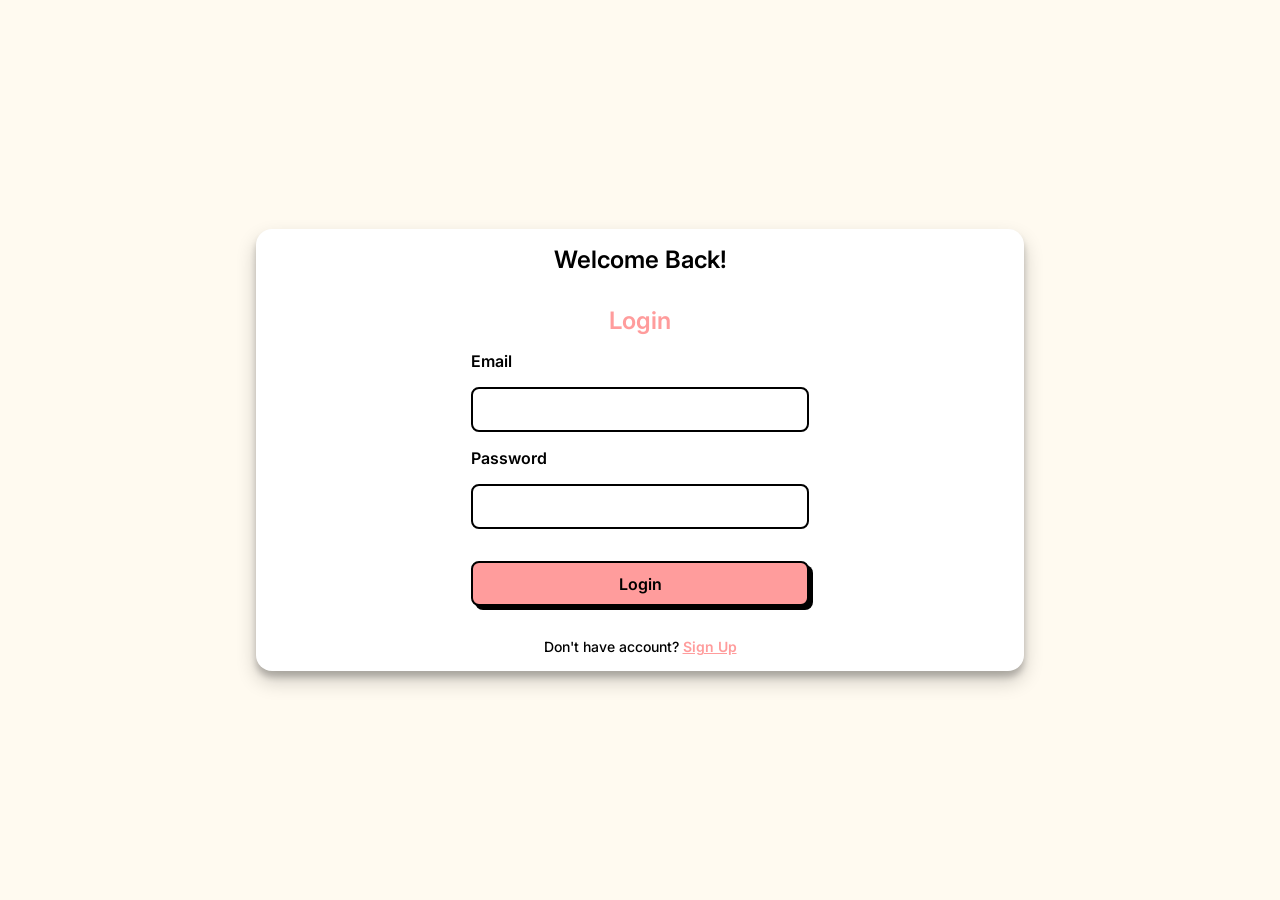
<file: index.html>
<!DOCTYPE html>
<html lang="en">
  <head>
    <meta charset="UTF-8" />
    <meta name="viewport" content="width=device-width, initial-scale=1.0" />
    <title>Login</title>
    <link rel="preconnect" href="https://fonts.googleapis.com" />
    <link rel="preconnect" href="https://fonts.gstatic.com" crossorigin />
    <link
      href="https://fonts.googleapis.com/css2?family=Inter:wght@400;500;600&display=swap"
      rel="stylesheet"
    />
    <link rel="stylesheet" href="css/main.css" />
    <link rel="stylesheet" href="css/singin-up.css" />
  </head>
  <body>
    <div class=" height-full ">
      <div
        class="column center flex flex-column  justify-center items-center"
      >
        <h1 class="welcoming-title ">Welcome Back!</h1>
        <form class="form" autocomplete="off" action="pages/dashboard.html">
          <h2 class="sign-up-title">Login</h2>

          <label for="email" class="label">Email</label>
          <input type="email" name="email" id="email" class="input" required />

          <label for="password" class="label">Password</label>
          <input
            type="password"
            name="password"
            id="password"
            class="input"
            required
          />

          <button
            type="submit"
            class="button regular-button pink-background cta-btn"
          >
            Login
          </button>
        </form>
        <p class="login-prompt">
          Don't have account?
          <a href="pages/signup.html" class="sign-up-link">Sign Up</a>
        </p>
      </div>
     
  </body>
</html>
</file>
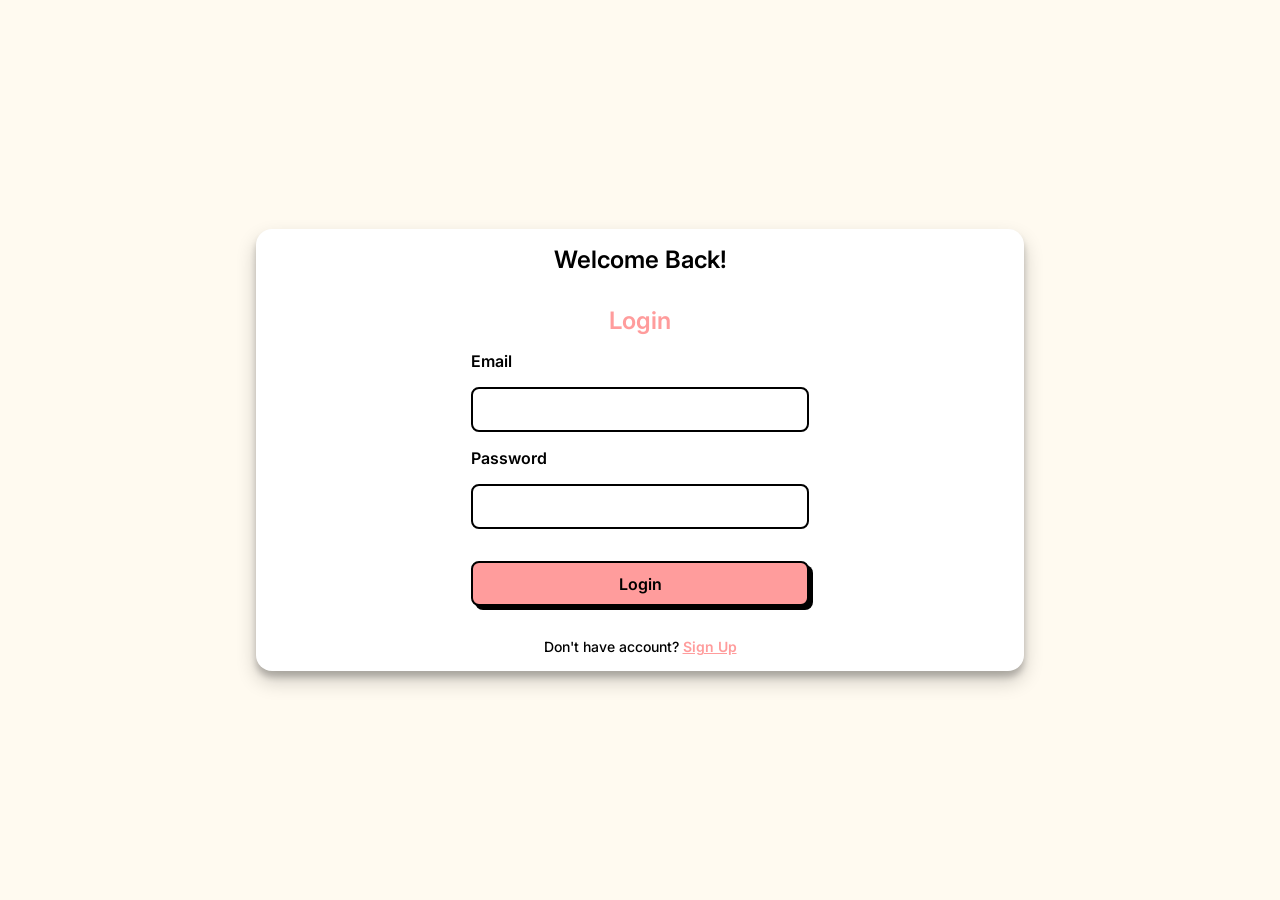
<file: pages/index.html>
<!DOCTYPE html>
<html lang="en">
  <head>
    <meta charset="UTF-8" />
    <meta http-equiv="X-UA-Compatible" content="IE=edge" />
    <meta name="viewport" content="width=device-width, initial-scale=1.0" />
    <title>Login</title>
    <link rel="preconnect" href="https://fonts.googleapis.com" />
    <link rel="preconnect" href="https://fonts.gstatic.com" crossorigin />
    <link
      href="https://fonts.googleapis.com/css2?family=Inter:wght@400;500;600&display=swap"
      rel="stylesheet"
    />
    <link rel="stylesheet" href="../css/main.css" />
    <link rel="stylesheet" href="../css/singin-up.css" />
  </head>
  <body>
    <div class=" height-full ">
      <div
        class="column center flex flex-column  justify-center items-center"
      >
        <h1 class="welcoming-title ">Welcome Back!</h1>
        <form class="form" autocomplete="off" action="./dashboard.html">
          <h2 class="sign-up-title">Login</h2>

          <label for="email" class="label">Email</label>
          <input type="email" name="email" id="email" class="input" required />

          <label for="password" class="label">Password</label>
          <input
            type="password"
            name="password"
            id="password"
            class="input"
            required
          />

          <button
            type="submit"
            class="button regular-button pink-background cta-btn"
          >
            Login
          </button>
        </form>
        <p class="login-prompt">
          Don't have account?
          <a href="./signup.html" class="sign-up-link">Sign Up</a>
        </p>
      </div>
     
  </body>
</html>
</file>
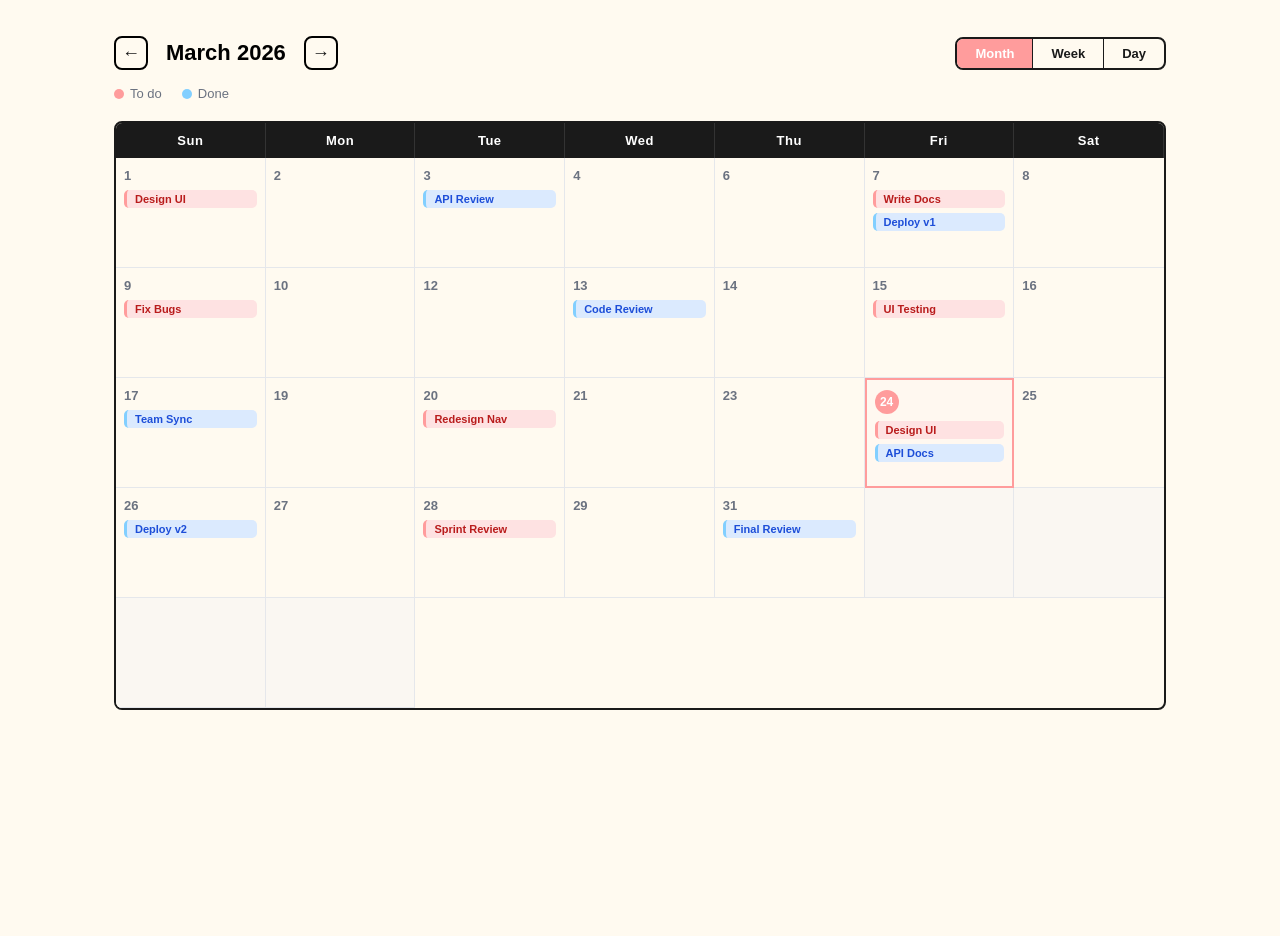
<file: pages/calendar.html>
<!doctype html>
<html lang="en">
  <head>
    <meta charset="UTF-8" />
    <meta name="viewport" content="width=device-width, initial-scale=1.0" />
    <title>Calendar</title>
    <link rel="stylesheet" href="../css/calendar.css" />
    <link rel="stylesheet" href="../css/main.css" />
  </head>
  <body>
    <!-- Page Content -->
    <div class="page-wrapper">
      <!-- Calendar Header -->
      <div class="cal-header">
        <div class="cal-nav">
          <a href="#" class="cal-arrow">&#8592;</a>
          <h2 class="cal-month">March 2026</h2>
          <a href="#" class="cal-arrow">&#8594;</a>
        </div>
        <div class="cal-view-tabs">
          <a href="#" class="view-tab active">Month</a>
          <a href="#" class="view-tab">Week</a>
          <a href="#" class="view-tab">Day</a>
        </div>
      </div>

      <!-- Legend -->
      <div class="legend">
        <span class="legend-item"
          ><span class="dot dot-pink"></span> To do</span
        >
        <span class="legend-item"><span class="dot dot-blue"></span> Done</span>
      </div>

      <!-- Calendar Grid -->
      <div class="calendar">
        <!-- Day Labels -->
        <div class="day-label">Sun</div>
        <div class="day-label">Mon</div>
        <div class="day-label">Tue</div>
        <div class="day-label">Wed</div>
        <div class="day-label">Thu</div>
        <div class="day-label">Fri</div>
        <div class="day-label">Sat</div>

        <div class="day-cell">
          <span class="day-num">1</span>
          <a class="task-chip chip-pink">Design UI</a>
        </div>
        <div class="day-cell">
          <span class="day-num">2</span>
        </div>
        <div class="day-cell">
          <span class="day-num">3</span>
          <a class="task-chip chip-blue">API Review</a>
        </div>
        <div class="day-cell">
          <span class="day-num">4</span>
        </div>
        <div class="day-cell">
          <span class="day-num">6</span>
        </div>
        <div class="day-cell">
          <span class="day-num">7</span>
          <a class="task-chip chip-pink">Write Docs</a>
          <a class="task-chip chip-blue">Deploy v1</a>
        </div>

        <div class="day-cell">
          <span class="day-num">8</span>
        </div>
        <div class="day-cell">
          <span class="day-num">9</span>
          <a class="task-chip chip-pink">Fix Bugs</a>
        </div>
        <div class="day-cell">
          <span class="day-num">10</span>
        </div>

        <div class="day-cell">
          <span class="day-num">12</span>
        </div>
        <div class="day-cell">
          <span class="day-num">13</span>
          <a class="task-chip chip-blue">Code Review</a>
        </div>
        <div class="day-cell">
          <span class="day-num">14</span>
        </div>

        <!-- Week 3 -->
        <div class="day-cell">
          <span class="day-num">15</span>
          <a class="task-chip chip-pink">UI Testing</a>
        </div>
        <div class="day-cell">
          <span class="day-num">16</span>
        </div>
        <div class="day-cell">
          <span class="day-num">17</span>
          <a class="task-chip chip-blue">Team Sync</a>
        </div>

        <div class="day-cell">
          <span class="day-num">19</span>
        </div>
        <div class="day-cell">
          <span class="day-num">20</span>
          <a class="task-chip chip-pink">Redesign Nav</a>
        </div>
        <div class="day-cell">
          <span class="day-num">21</span>
        </div>

        <div class="day-cell">
          <span class="day-num">23</span>
        </div>
        <div class="day-cell today">
          <span class="day-num today-num">24</span>
          <a class="task-chip chip-pink">Design UI</a>
          <a class="task-chip chip-blue">API Docs</a>
        </div>
        <div class="day-cell">
          <span class="day-num">25</span>
        </div>
        <div class="day-cell">
          <span class="day-num">26</span>
          <a class="task-chip chip-blue">Deploy v2</a>
        </div>
        <div class="day-cell">
          <span class="day-num">27</span>
        </div>
        <div class="day-cell">
          <span class="day-num">28</span>
          <a class="task-chip chip-pink">Sprint Review</a>
        </div>

        <!-- Week 5 -->
        <div class="day-cell">
          <span class="day-num">29</span>
        </div>
        <div class="day-cell">
          <span class="day-num">31</span>
          <a class="task-chip chip-blue">Final Review</a>
        </div>
        <!-- Empty cells to complete the 7-col grid -->
        <div class="day-cell empty"></div>
        <div class="day-cell empty"></div>
        <div class="day-cell empty"></div>
        <div class="day-cell empty"></div>
      </div>
      <!-- End Calendar Grid -->
    </div>
    <!-- End Page Wrapper -->
  </body>
</html>
</file>
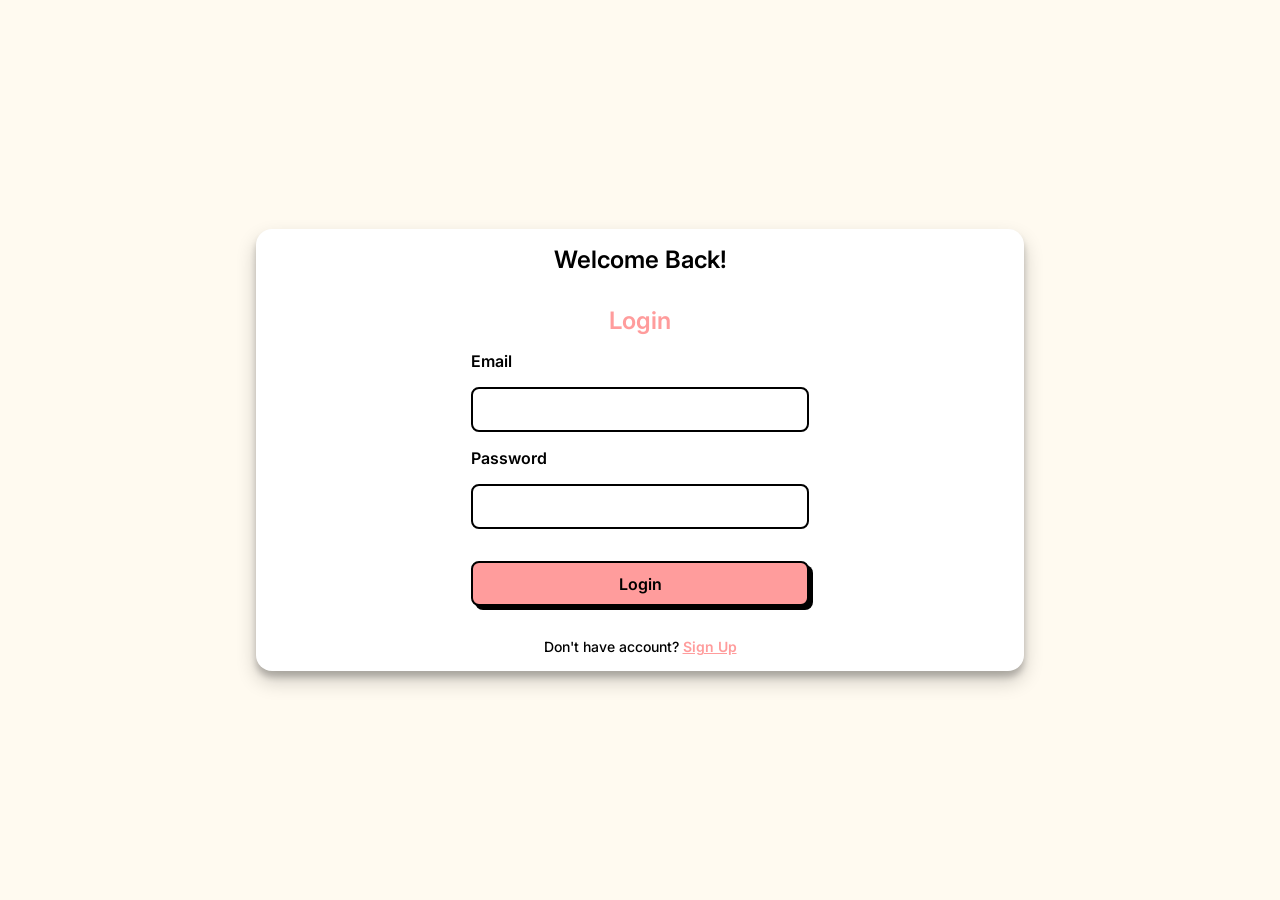
<file: pages/login.html>
<!DOCTYPE html>
<html lang="en">
  <head>
    <meta charset="UTF-8" />
    <meta http-equiv="X-UA-Compatible" content="IE=edge" />
    <meta name="viewport" content="width=device-width, initial-scale=1.0" />
    <title>Task Management System - Login</title>
    <link rel="preconnect" href="https://fonts.googleapis.com" />
    <link rel="preconnect" href="https://fonts.gstatic.com" crossorigin />
    <link
      href="https://fonts.googleapis.com/css2?family=Inter:wght@400;500;600&display=swap"
      rel="stylesheet"
    />
    <link rel="stylesheet" href="../css/main.css" />
    <link rel="stylesheet" href="../css/singin-up.css" />
  </head>
  <body>
    <div class=" height-full ">
      <div
        class="column center flex flex-column  justify-center items-center"
      >
        <h1 class="welcoming-title ">Welcome Back!</h1>
        <form class="form" autocomplete="off" action="./dashboard.html">
          <h2 class="sign-up-title">Login</h2>

          <label for="email" class="label">Email</label>
          <input type="email" name="email" id="email" class="input" required />

          <label for="password" class="label">Password</label>
          <input
            type="password"
            name="password"
            id="password"
            class="input"
            required
          />

          <button
            type="submit"
            class="button regular-button pink-background cta-btn"
          >
            Login
          </button>
        </form>
        <p class="login-prompt">
          Don't have account?
          <a href="./signup.html" class="sign-up-link">Sign Up</a>
        </p>
      </div>
     
  </body>
</html>
</file>
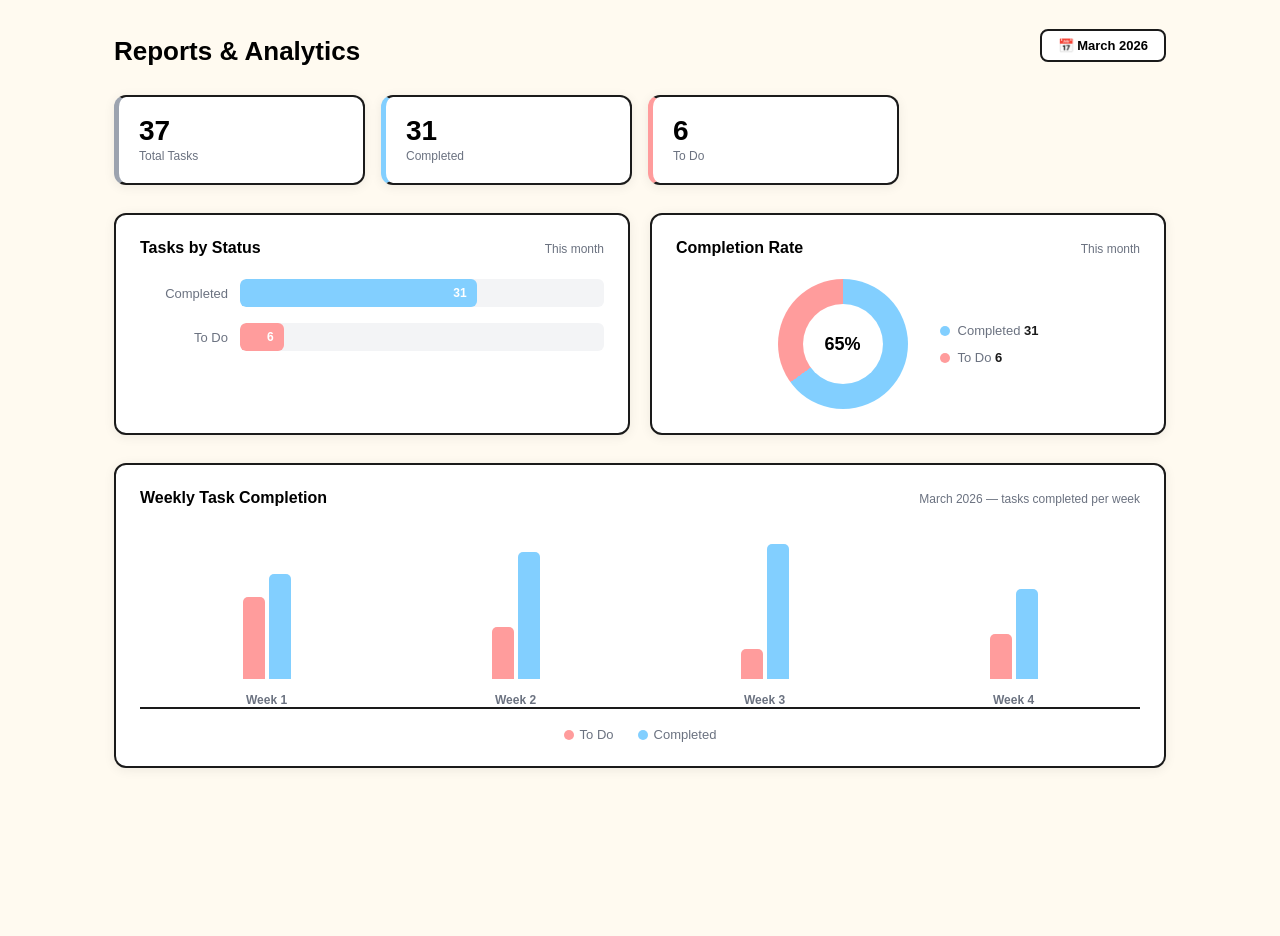
<file: pages/reports.html>
<!doctype html>
<html lang="en">
  <head>
    <meta charset="UTF-8" />
    <meta name="viewport" content="width=device-width, initial-scale=1.0" />
    <title>Reports</title>
    <link rel="stylesheet" href="../css/reports.css" />
    <link rel="stylesheet" href="../css/main.css" />
  </head>
  <body>
    <div class="page-wrapper">
      <!-- Page Header -->
      <div class="page-header">
        <div>
          <h2 class="page-title">Reports &amp; Analytics</h2>
        </div>
        <div class="header-meta">
          <span class="period-badge">&#128197; March 2026</span>
        </div>
      </div>

      <!-- ── Stat Cards Row ── -->
      <div class="stat-cards">
        <div class="stat-card border-dark">
          <div class="stat-body">
            <span class="stat-value">37</span>
            <span class="stat-label">Total Tasks</span>
          </div>
        </div>

        <div class="stat-card border-blue">
          <div class="stat-body">
            <span class="stat-value">31</span>
            <span class="stat-label">Completed</span>
          </div>
        </div>

        <div class="stat-card border-pink">
          <div class="stat-body">
            <span class="stat-value">6</span>
            <span class="stat-label">To Do</span>
          </div>
        </div>
      </div>

      <!-- ── UP Charts ── -->
      <div class="two-col">
        <!-- LEFT: Tasks by Status Bar Chart -->
        <div class="chart-card">
          <div class="chart-card-header">
            <h3 class="chart-title">Tasks by Status</h3>
            <span class="chart-sub">This month</span>
          </div>

          <div class="bar-chart">
            <div class="bar-row">
              <span class="bar-label">Completed</span>
              <div class="bar-track">
                <div class="bar-fill fill-blue" style="width: 65%">
                  <span class="bar-val">31</span>
                </div>
              </div>
            </div>

            <div class="bar-row">
              <span class="bar-label">To Do</span>
              <div class="bar-track">
                <div class="bar-fill fill-pink" style="width: 12%">
                  <span class="bar-val">6</span>
                </div>
              </div>
            </div>
          </div>
        </div>

        <!-- Completion Rate Donut (CSS only) -->
        <div class="chart-card">
          <div class="chart-card-header">
            <h3 class="chart-title">Completion Rate</h3>
            <span class="chart-sub">This month</span>
          </div>
          <div class="donut-wrapper">
            <div class="donut">
              <span class="donut-label">65%</span>
            </div>
            <div class="donut-stats">
              <div class="donut-stat">
                <span class="ds-dot dot-blue"></span>
                <span class="ds-text">Completed <strong>31</strong></span>
              </div>
              <div class="donut-stat">
                <span class="ds-dot dot-pink"></span>
                <span class="ds-text">To Do <strong>6</strong></span>
              </div>
            </div>
          </div>
        </div>
      </div>

      <!-- ── Weekly Progress (Column Chart) ── -->
      <div class="chart-card full-width">
        <div class="chart-card-header">
          <h3 class="chart-title">Weekly Task Completion</h3>
          <span class="chart-sub">March 2026 — tasks completed per week</span>
        </div>

        <div class="col-chart">
          <div class="col-group">
            <div class="col-bars">
              <div
                class="col-bar cb-pink"
                style="height: 55%"
                title="To Do: 3"
              ></div>
              <div
                class="col-bar cb-blue"
                style="height: 70%"
                title="Done: 7"
              ></div>
            </div>
            <span class="col-label">Week 1</span>
          </div>

          <div class="col-group">
            <div class="col-bars">
              <div
                class="col-bar cb-pink"
                style="height: 35%"
                title="To Do: 2"
              ></div>
              <div
                class="col-bar cb-blue"
                style="height: 85%"
                title="Done: 9"
              ></div>
            </div>
            <span class="col-label">Week 2</span>
          </div>

          <div class="col-group">
            <div class="col-bars">
              <div
                class="col-bar cb-pink"
                style="height: 20%"
                title="To Do: 1"
              ></div>
              <div
                class="col-bar cb-blue"
                style="height: 90%"
                title="Done: 10"
              ></div>
            </div>
            <span class="col-label">Week 3</span>
          </div>

          <div class="col-group">
            <div class="col-bars">
              <div
                class="col-bar cb-pink"
                style="height: 30%"
                title="To Do: 2"
              ></div>
              <div
                class="col-bar cb-blue"
                style="height: 60%"
                title="Done: 5"
              ></div>
            </div>
            <span class="col-label">Week 4</span>
          </div>
        </div>

        <!-- Column chart legend -->
        <div class="col-legend">
          <span class="legend-item"
            ><span class="dot dot-pink"></span>To Do</span
          >
          <span class="legend-item"
            ><span class="dot dot-blue"></span>Completed</span
          >
        </div>
      </div>

    
    <!-- end page-wrapper -->
  </body>
</html>
</file>
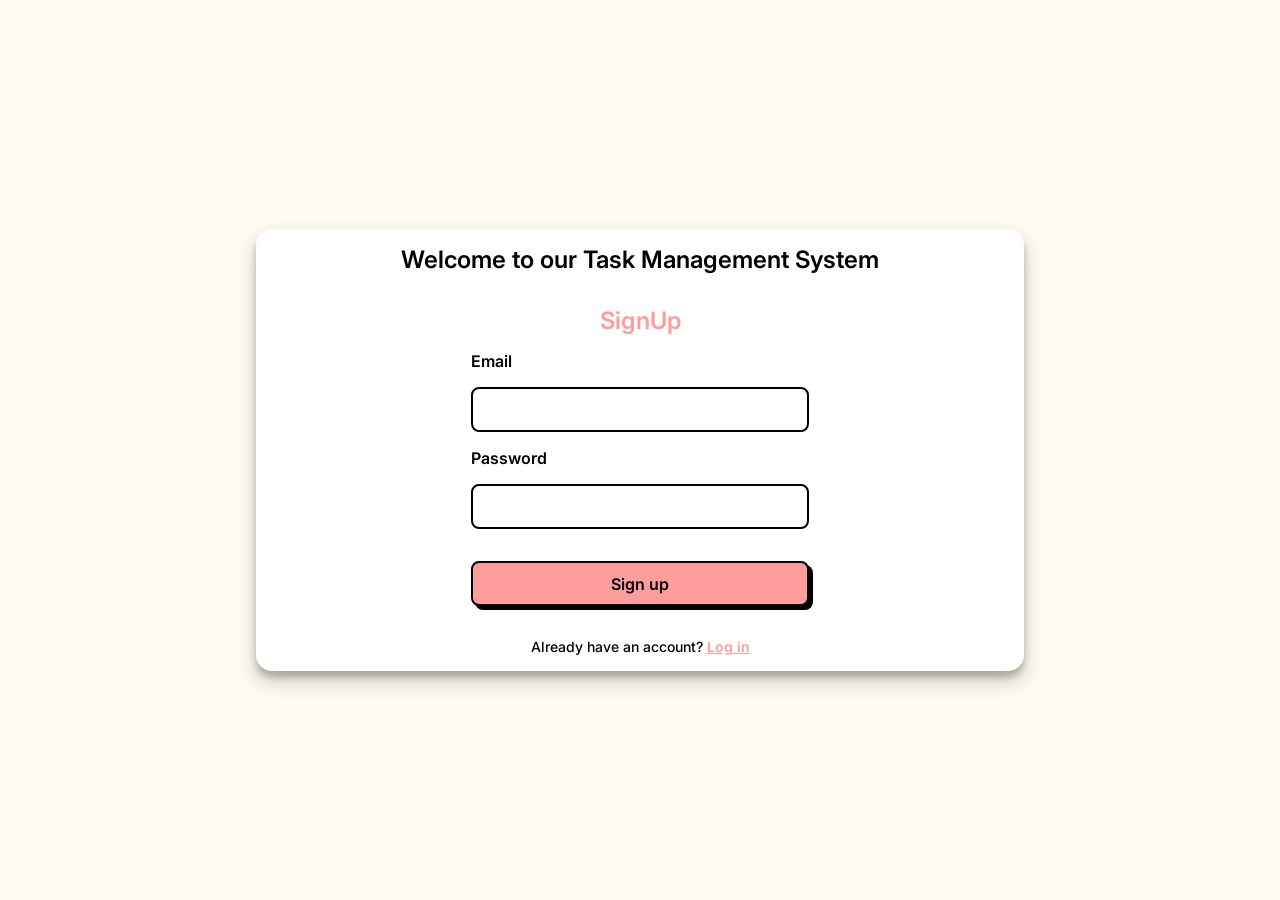
<file: pages/signup.html>
<!DOCTYPE html>
<html lang="en">
  <head>
    <meta charset="UTF-8" />
    <meta http-equiv="X-UA-Compatible" content="IE=edge" />
    <meta name="viewport" content="width=device-width, initial-scale=1.0" />
    <title>SignUp</title>
    <link rel="preconnect" href="https://fonts.googleapis.com" />
    <link rel="preconnect" href="https://fonts.gstatic.com" crossorigin />
    <link
      href="https://fonts.googleapis.com/css2?family=Inter:wght@400;500;600&display=swap"
      rel="stylesheet"
    />
    <link rel="stylesheet" href="../css/main.css" />
    <link rel="stylesheet" href="../css/singin-up.css" />
  </head>
  <body>
    <div class=" height-full ">
      <div
        class="column center flex flex-column  justify-center items-center"
      >
        <h1 class="welcoming-title ">Welcome to our Task Management System</h1>
        <form class="form" autocomplete="off" action="./dashboard.html">
          <h2 class="sign-up-title">SignUp</h2>

          <label for="email" class="label">Email</label>
          <input type="email" name="email" id="email" class="input" required />

          <label for="password" class="label">Password</label>
          <input
            type="password"
            name="password"
            id="password"
            class="input"
            required
          />

          <button
            type="submit"
            class="button regular-button pink-background cta-btn"
          >
            Sign up
          </button>
        </form>
        <p class="login-prompt">
          Already have an account?
          <a href="../index.html" class="log-in-link">Log in</a>
        </p>
      </div>
     
  </body>
</html>
</file>
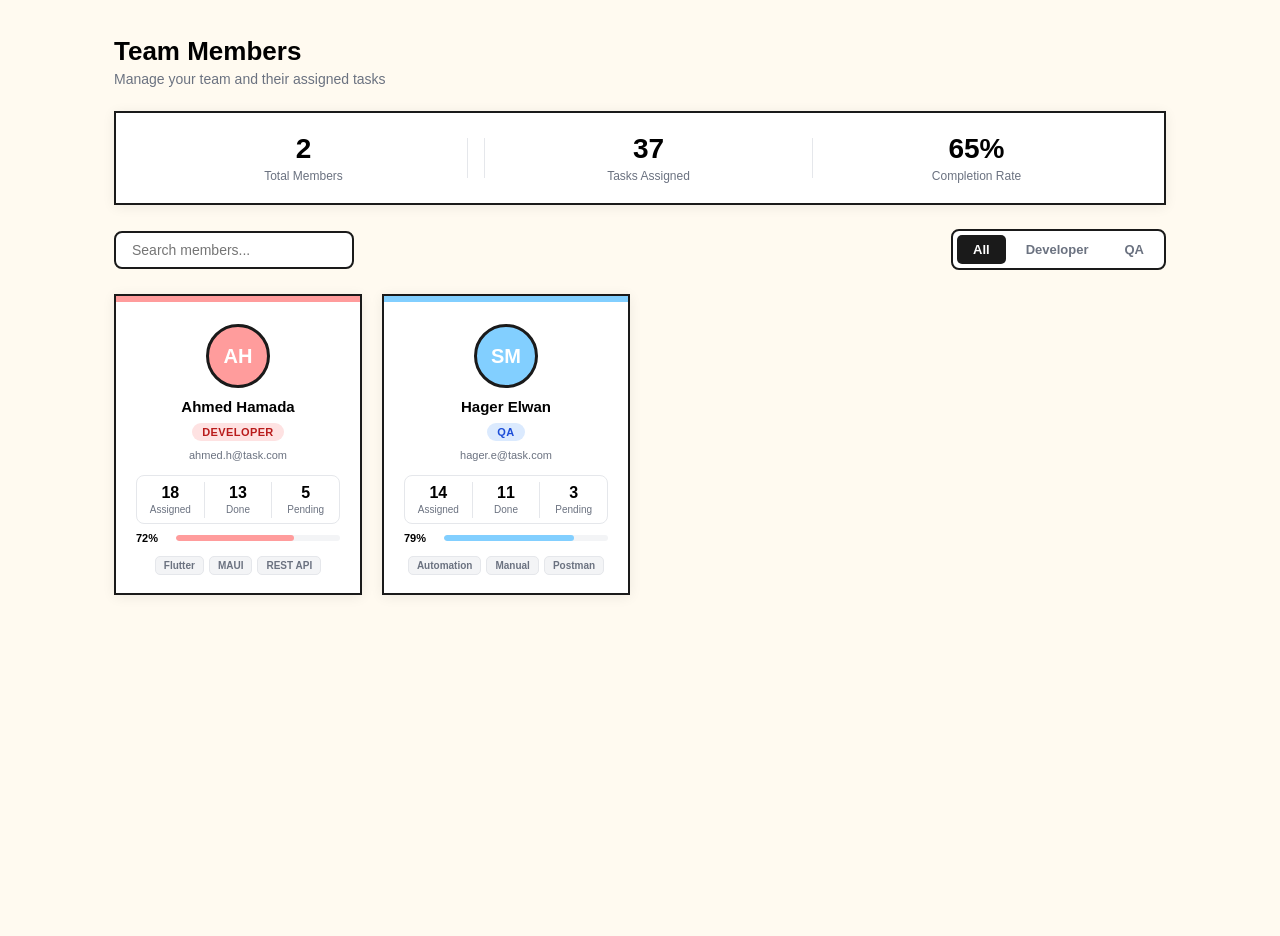
<file: pages/team.html>
<!doctype html>
<html lang="en">
  <head>
    <meta charset="UTF-8" />
    <meta name="viewport" content="width=device-width, initial-scale=1.0" />
    <title>Team</title>
    <link rel="stylesheet" href="../css/team.css" />
    <link rel="stylesheet" href="../css/main.css" />
  </head>
  <body>
    <div class="page-wrapper">
      <!-- Page Header -->
      <div class="page-header">
        <div>
          <h2 class="page-title">Team Members</h2>
          <p class="page-sub">Manage your team and their assigned tasks</p>
        </div>
      </div>

      <!-- Summary Strip -->
      <div class="summary-strip">
        <div class="summary-item">
          <span class="s-value">2</span>
          <span class="s-label">Total Members</span>
        </div>
        <div class="strip-divider"></div>

        <div class="strip-divider"></div>
        <div class="summary-item">
          <span class="s-value">37</span>
          <span class="s-label">Tasks Assigned</span>
        </div>
        <div class="strip-divider"></div>
        <div class="summary-item">
          <span class="s-value">65%</span>
          <span class="s-label">Completion Rate</span>
        </div>
      </div>

      <!-- Search & Filter -->
      <div class="filter-bar">
        <input
          type="text"
          placeholder="Search members..."
          class="search-input"
        />
        <div class="filter-tabs">
          <a href="#" class="filter-tab active">All</a>
          <a href="#" class="filter-tab">Developer</a>
          <a href="#" class="filter-tab">QA</a>
        </div>
      </div>

      <!-- Members Grid -->
      <div class="members-grid">
        <!-- Member 1 -->
        <div class="member-card">
          <div class="card-top-bar bar-pink"></div>
          <div class="card-body">
            <div class="member-avatar av1">AH</div>
            <h3 class="member-name">Ahmed Hamada</h3>
            <span class="member-role role-dev">Developer</span>
            <p class="member-email">ahmed.h@task.com</p>

            <div class="task-stats">
              <div class="ts-item">
                <span class="ts-num">18</span>
                <span class="ts-lbl">Assigned</span>
              </div>
              <div class="ts-divider"></div>
              <div class="ts-item">
                <span class="ts-num">13</span>
                <span class="ts-lbl">Done</span>
              </div>
              <div class="ts-divider"></div>
              <div class="ts-item">
                <span class="ts-num">5</span>
                <span class="ts-lbl">Pending</span>
              </div>
            </div>

            <div class="progress-row">
              <span class="prog-pct">72%</span>
              <div class="prog-track">
                <div class="prog-fill fill-pink" style="width: 72%"></div>
              </div>
            </div>

            <div class="card-tags">
              <span class="tag">Flutter</span>
              <span class="tag">MAUI</span>
              <span class="tag">REST API</span>
            </div>
          </div>
        </div>

        <!-- Member 2 -->
        <div class="member-card">
          <div class="card-top-bar bar-blue"></div>
          <div class="card-body">
            <div class="member-avatar av2">SM</div>
            <h3 class="member-name">Hager Elwan</h3>
            <span class="member-role role-design">QA</span>
            <p class="member-email">hager.e@task.com</p>

            <div class="task-stats">
              <div class="ts-item">
                <span class="ts-num">14</span>
                <span class="ts-lbl">Assigned</span>
              </div>
              <div class="ts-divider"></div>
              <div class="ts-item">
                <span class="ts-num">11</span>
                <span class="ts-lbl">Done</span>
              </div>
              <div class="ts-divider"></div>
              <div class="ts-item">
                <span class="ts-num">3</span>
                <span class="ts-lbl">Pending</span>
              </div>
            </div>

            <div class="progress-row">
              <span class="prog-pct">79%</span>
              <div class="prog-track">
                <div class="prog-fill fill-blue" style="width: 79%"></div>
              </div>
            </div>

            <div class="card-tags">
              <span class="tag">Automation</span>
              <span class="tag">Manual</span>
              <span class="tag">Postman</span>
            </div>
          </div>
        </div>
      </div>
    </div>
  </body>
</html>
</file>
<file: css/main.css>
*,
*::before,
*::after {
  box-sizing: border-box;
  margin: 0;
  padding: 0;
}

/* elements inside forms */
form * {
  border: none;
  outline: none;
  font: inherit;
  background-color: transparent;
}

button {
  border: none;
  font: inherit;
  background-color: transparent;
  cursor: pointer;
}

ul {
  list-style: none;
}

a {
  text-decoration: none;
  color: inherit;
}

img {
  max-width: 100%;
}

/* custom properties */
:root {
  /* font */
  --font-family: "Inter", sans-serif;
  --font-size-24: 24px;
  --font-size-16: 16px;
  --font-size-14: 14px;

  /* color */
  --black: #000;
  --dark-gray: #504e4e;
  --blue: #82cfff;
  --pink: #ff9c9c;
  --green: #abe5bc;
  --beige: #fffaf0;
  --white: #fff;
  --border-dark: #1a1a1a;
  --border-light: #e5e7eb;
  --pink-light: #fee2e2;
  --blue-light: #dbeafe;
  --text: #1a1a1a;
  --text-muted: #6b7280;
  --gray: #9ca3af;
  --gray-light: #f3f4f6;
  --bg: #faf7f2;
  --card-bg: #ffffff;
  /* shadow */
  --green-shadow: 6px 6px 0px var(--green);
  --blue-shadow: 6px 6px 0px var(--blue);
  --pink-shadow: 6px 6px 0px var(--pink);
  --black-shadow: 4px 4px 0px var(--black);
  --shadow: 0 2px 12px rgba(0, 0, 0, 0.07);
  /* space */
  --space-4: 4px;
  --space-8: 8px;
  --space-16: 16px;
  --space-24: 24px;
  --space-32: 32px;
  --space-48: 48px;

  /* radius */
  --radius-8: 8px;
  --radius-12: 12px;

  /* form elements */
  --input-height: 45px;
}

/* general */
html,
body {
  height: 100%;
}

body {
  background-color: var(--beige);
  font-family: var(--font-family);
}

.max-width-container {
  /* include padding values */
  max-width: 1232px;
  margin-inline: auto;
  padding-inline: var(--space-16);
}

/* utility classes */
.flex {
  display: flex;
}

.justify-center {
  justify-content: center;
}

.justify-between {
  justify-content: space-between;
}

.items-center {
  align-items: center;
}

.flex-column {
  flex-direction: column;
}

.height-full {
  height: 100%;
}

.text-center {
  text-align: center;
}

.cursor-pointer {
  cursor: pointer;
}

.white-background {
  background-color: var(--white);
}

.blue-background {
  background-color: var(--blue);
}

.pink-background {
  background-color: var(--pink);
}

.green-background {
  background-color: var(--green);
}

/* shared style */
.button {
  border: 2px solid var(--black);
  box-shadow: var(--black-shadow);
  border-radius: var(--radius-8);
}

.regular-button {
  font-weight: 600;
  padding-inline: var(--space-16);
  height: var(--input-height);
}

.circle-button {
  width: 50px;
  height: 50px;
  border-radius: 100%;
  padding: var(--space-8);
}

.circle {
  width: 14px;
  height: 14px;
  border-radius: 100%;
}

.form {
  margin-top: var(--space-32);
}

.label {
  font-weight: 600;
  font-size: var(--font-size-16);
  /* to apply margins for inline labels */
  display: inline-block;
  margin-top: var(--space-16);
}

.label:first-child {
  margin-top: 0;
}

.secondary-label {
  display: block;
  font-weight: 500;
  font-size: var(--font-size-14);
  margin-top: var(--space-16);
}

.input,
.textarea-input,
.status-select {
  border: 2px solid var(--black);
  border-radius: var(--radius-8);
  width: 100%;
  padding: var(--space-16);
  margin-top: var(--space-16);
}

.input,
.status-select {
  height: var(--input-height);
}

.textarea-input {
  resize: none;
}

.status-select .arrow-icon {
  transform: rotate(270deg);
  /* move to top to fix alignment */
  margin-bottom: var(--space-8);
}

.status-dropdown {
  border: 2px solid var(--black);
  border-radius: var(--radius-8);
  margin-top: var(--space-4);
  padding: var(--space-16);
  /* add space between items */
  display: flex;
  flex-direction: column;
  gap: var(--space-16);
}

.status-dropdown.hide {
  display: none;
}

.status-dropdown .radio-label {
  display: flex;
  align-items: center;
  gap: var(--space-8);
  cursor: pointer;
}

.form .cta-button {
  margin-top: var(--space-32);
}

/* media queries */
@media (min-width: 768px) {
  .divided-inputs-container {
    display: grid;
    grid-template-columns: repeat(3, 1fr);
    column-gap: var(--space-16);
  }
}
</file>
<file: css/singin-up.css>
.column {
    padding: var(--space-16);
  }
  
  .welcoming-title {
    font-weight: 600;
    font-size: var(--font-size-24);
    text-align: center;
  }
  
  .sign-up-title,
  .login-title{
    font-weight: 600;
    font-size: var(--font-size-24);
    text-align: center;
    color: #ff9c9c;
  }
  .form {
    max-width: 338px;
  }
  
  .cta-btn {
    width: 100%;
    margin-top: var(--space-32);
  }
  
  .sign-up-prompt,
  .login-prompt {
    font-weight: 500;
    font-size: var(--font-size-14);
    margin-top: var(--space-32);
    text-align: center;
  }
  
  .sign-up-link,
  .log-in-link {
    font-weight: 600;
    text-decoration: underline;
    color: #ff9c9c;
  }
  

  .center{
    position: absolute;
    box-shadow: 0 10px 20px rgba(0, 0, 0, 0.2), 0 6px 6px rgba(0, 0, 0, 0.2); /* Adding shadow to the body */
    top: 50%;
    left: 50%;
    transform: translate(-50%, -50%);
    width: 60vw;
    background: white;
    border-radius: 16px;
  }
</file>
<file: css/calendar.css>
/* ===== Page Wrapper ===== */
.page-wrapper {
  max-width: 1100px;
  margin: 36px auto;
  padding: 0 24px;
}

/* ===== Calendar Header ===== */
.cal-header {
  display: flex;
  align-items: center;
  justify-content: space-between;
  margin-bottom: 16px;
  flex-wrap: wrap;
  gap: 12px;
}

.cal-nav {
  display: flex;
  align-items: center;
  gap: 18px;
}

.cal-month {
  font-size: 22px;
  font-weight: 800;
}

.cal-arrow {
  font-size: 18px;
  color: var(--text);
  text-decoration: none;
  width: 34px; height: 34px;
  border: 2px solid var(--black);
  border-radius: 8px;
  display: flex; align-items: center; justify-content: center;
  background: var(--beige);
  transition: background 0.15s;
}
.cal-arrow:hover { background: var(--pink); }

.cal-view-tabs {
  display: flex;
  border: 2px solid var(--border-dark);
  border-radius: 8px;
  overflow: hidden;
  background: var(--beige);
}
.view-tab {
  padding: 7px 18px;
  font-size: 13px;
  font-weight: 600;
  color: var(--text);
  text-decoration: none;
  border-right: 1px solid var(--border-dark);
  transition: background 0.15s;
}
.view-tab:last-child { border-right: none; }
.view-tab:hover { background: #f0ebe3; }
.view-tab.active {
  background: var(--pink);
  color: #fff;
}

/* ===== Legend ===== */
.legend {
  display: flex;
  gap: 20px;
  margin-bottom: 20px;
}
.legend-item {
  display: flex;
  align-items: center;
  gap: 6px;
  font-size: 13px;
  color: var(--text-muted);
  font-weight: 500;
}
.dot {
  width: 10px; height: 10px;
  border-radius: 50%;
  display: inline-block;
}
.dot-pink   { background: var(--pink); }
.dot-blue   { background: var(--blue); }
.dot-yellow { background: var(--yellow); }

/* ===== Calendar Grid ===== */
.calendar {
  display: grid;
  grid-template-columns: repeat(7, 1fr);
  border: 2px solid var(--border-dark);
  border-radius: var(--radius-8);
  overflow: hidden;
  background: var(--beige);
}

/* Day labels row */
.day-label {
  background: var(--text);
  color: #fff;
  text-align: center;
  padding: 10px 0;
  font-size: 13px;
  font-weight: 700;
  letter-spacing: 0.5px;
  border-right: 1px solid #333;
}
.day-label:last-child { border-right: none; }

/* Day cells */
.day-cell {
  min-height: 110px;
  padding: 10px 8px 8px;
  border-right: 1px solid var(--border-light);
  border-bottom: 1px solid var(--border-light);
  display: flex;
  flex-direction: column;
  gap: 5px;
  background: var(--beige);
  transition: background 0.15s;
}
.day-cell:hover { background: #fdf4ed; }
.day-cell:nth-child(7n) { border-right: none; }
.day-cell.empty { background: #faf7f2; }

.day-num {
  font-size: 13px;
  font-weight: 700;
  color: var(--text-muted);
  margin-bottom: 2px;
}

/* Today highlight */
.day-cell.today {
  background: #fff8f0;
  border: 2px solid var(--pink);
  border-radius: 0;
  position: relative;
}
.today-num {
  background: var(--pink);
  color: #fff !important;
  width: 24px; height: 24px;
  border-radius: 50%;
  display: flex !important;
  align-items: center;
  justify-content: center;
  font-size: 12px !important;
}

/* ===== Task Chips ===== */
.task-chip {
  display: block;
  font-size: 11px;
  font-weight: 600;
  padding: 3px 8px;
  border-radius: 5px;
  text-decoration: none;
  white-space: nowrap;
  overflow: hidden;
  text-overflow: ellipsis;
  border-left: 3px solid transparent;
  transition: opacity 0.15s;
}
.task-chip:hover { opacity: 0.75; }

.chip-pink {
  background: var(--pink-light);
  color: #b91c1c;
  border-left-color: var(--pink);
}
.chip-blue {
  background: var(--blue-light);
  color: #1d4ed8;
  border-left-color: var(--blue);
}
</file>
<file: css/reports.css>
/* ===== Page Wrapper ===== */
.page-wrapper {
  max-width: 1100px;
  margin: 36px auto;
  padding: 0 24px 48px;
  display: flex;
  flex-direction: column;
  gap: 28px;
}

/* ===== Page Header ===== */
.page-header {
  display: flex;
  justify-content: space-between;
  align-items: flex-start;
  flex-wrap: wrap;
  gap: 12px;
}
.page-title { font-size: 26px; font-weight: 800; }
.page-sub   { font-size: 14px; color: var(--text-muted); margin-top: 4px; }
.period-badge {
  background: var(--card-bg);
  border: 2px solid var(--border-dark);
  border-radius: 8px;
  padding: 7px 16px;
  font-size: 13px;
  font-weight: 600;
}

/* ===== Stat Cards ===== */
.stat-cards {
  display: grid;
  grid-template-columns: repeat(auto-fill, minmax(220px, 1fr));
  gap: 16px;
}
.stat-card {
  background: var(--card-bg);
  border: 2px solid var(--border-dark);
  border-radius: var(--radius-12);
  border-left-width: 5px;
  padding: 20px;
  display: flex;
  align-items: center;
  gap: 16px;
  box-shadow: var(--shadow);
}
.border-pink   { border-left-color: var(--pink); }
.border-blue   { border-left-color: var(--blue); }
.border-yellow { border-left-color: var(--yellow); }
.border-dark   { border-left-color: var(--gray); }

.stat-icon {
  width: 44px; height: 44px;
  border-radius: 10px;
  display: flex; align-items: center; justify-content: center;
  font-size: 20px; flex-shrink: 0;
}
.icon-pink   { background: var(--pink-light);   color: var(--pink); }
.icon-blue   { background: var(--blue-light);   color: var(--blue); }
.icon-yellow { background: var(--yellow-light); color: var(--yellow); }
.icon-dark   { background: var(--gray-light);   color: var(--gray); }

.stat-body { flex: 1; display: flex; flex-direction: column; }
.stat-value { font-size: 28px; font-weight: 800; line-height: 1; }
.stat-label { font-size: 12px; color: var(--text-muted); margin-top: 4px; font-weight: 500; }

.stat-delta { font-size: 12px; font-weight: 700; flex-shrink: 0; }
.delta-up   { color: #16a34a; }
.delta-down { color: #dc2626; }

/* ===== Chart Cards ===== */
.two-col {
  display: grid;
  grid-template-columns: 1fr 1fr;
  gap: 20px;
}
@media (max-width: 720px) { .two-col { grid-template-columns: 1fr; } }

.chart-card {
  background: var(--card-bg);
  border: 2px solid var(--border-dark);
  border-radius: var(--radius-12);
  padding: 24px;
  box-shadow: var(--shadow);
}
.chart-card.full-width { width: 100%; }

.chart-card-header {
  display: flex;
  justify-content: space-between;
  align-items: baseline;
  margin-bottom: 22px;
}
.chart-title { font-size: 16px; font-weight: 700; }
.chart-sub   { font-size: 12px; color: var(--text-muted); }

/* ===== Horizontal Bar Chart ===== */
.bar-chart { display: flex; flex-direction: column; gap: 16px; }

.bar-row { display: flex; align-items: center; gap: 12px; }
.bar-label {
  width: 88px; flex-shrink: 0;
  font-size: 13px; font-weight: 500;
  color: var(--text-muted);
  text-align: right;
}
.bar-track {
  flex: 1;
  height: 28px;
  background: var(--gray-light);
  border-radius: 6px;
  overflow: hidden;
}
.bar-fill {
  height: 100%;
  border-radius: 6px;
  display: flex; align-items: center; justify-content: flex-end;
  padding-right: 10px;
  transition: width 0.4s ease;
}
.bar-val { font-size: 12px; font-weight: 700; color: #fff; }

.fill-pink   { background: var(--pink); }
.fill-blue   { background: var(--blue); }
.fill-yellow { background: var(--yellow); }
.fill-gray   { background: var(--gray); }

/* ===== Column Chart ===== */
.col-chart {
  display: flex;
  align-items: flex-end;
  justify-content: space-around;
  height: 180px;
  border-bottom: 2px solid var(--border-dark);
  gap: 12px;
  padding: 0 8px;
}
.col-group {
  display: flex;
  flex-direction: column;
  align-items: center;
  gap: 6px;
  flex: 1;
}
.col-bars {
  display: flex;
  align-items: flex-end;
  gap: 4px;
  height: 150px;
  width: 100%;
  justify-content: center;
}
.col-bar {
  width: 22px;
  border-radius: 5px 5px 0 0;
  transition: opacity 0.2s;
}
.col-bar:hover { opacity: 0.75; }
.cb-pink   { background: var(--pink); }
.cb-yellow { background: var(--yellow); }
.cb-blue   { background: var(--blue); }
.col-label { font-size: 12px; font-weight: 600; color: var(--text-muted); margin-top: 8px; }

.col-legend {
  display: flex;
  justify-content: center;
  gap: 24px;
  margin-top: 18px;
}
.legend-item {
  display: flex; align-items: center;
  gap: 6px; font-size: 13px;
  color: var(--text-muted); font-weight: 500;
}
.dot { width: 10px; height: 10px; border-radius: 50%; display: inline-block; }
.dot-pink   { background: var(--pink); }
.dot-blue   { background: var(--blue); }

/* ===== CSS Donut ===== */
.donut-wrapper {
  display: flex;
  align-items: center;
  gap: 32px;
  justify-content: center;
  flex-wrap: wrap;
}
.donut {
  width: 130px; height: 130px;
  border-radius: 50%;
  background: conic-gradient(
    var(--blue)   0%   65%,
    var(--pink)   35%  0%
  );
  display: flex; align-items: center; justify-content: center;
  position: relative;
  flex-shrink: 0;
}
.donut::after {
  content: "";
  width: 80px; height: 80px;
  background: var(--card-bg);
  border-radius: 50%;
  position: absolute;
}
.donut-label {
  font-size: 18px; font-weight: 800;
  position: relative; z-index: 1;
}

.donut-stats { display: flex; flex-direction: column; gap: 12px; }
.donut-stat  { display: flex; align-items: center; gap: 8px; font-size: 13px; }
.ds-dot { width: 10px; height: 10px; border-radius: 50%; flex-shrink: 0; }
.ds-text { color: var(--text-muted); }
.ds-text strong { color: var(--text); }

/* ===== Top Members ===== */
.members-list { display: flex; flex-direction: column; gap: 16px; }
.member-row {
  display: flex; align-items: center; gap: 12px;
}
.m-rank {
  width: 22px; font-size: 13px;
  font-weight: 800; color: var(--text-muted);
  text-align: center;
}
.m-avatar {
  width: 34px; height: 34px;
  border-radius: 50%;
  display: flex; align-items: center; justify-content: center;
  font-size: 13px; font-weight: 700; color: #fff;
  flex-shrink: 0;
  border: 2px solid var(--border-dark);
}
.av1 { background: var(--pink); }
.av2 { background: var(--blue); }
.av3 { background: #4ade80; color: #1a1a1a; }
.av4 { background: #c084fc; }

.m-info { flex: 1; display: flex; flex-direction: column; gap: 5px; }
.m-name { font-size: 13px; font-weight: 600; }
.m-bar-track {
  height: 6px;
  background: var(--gray-light);
  border-radius: 99px;
  overflow: hidden;
}
.m-bar-fill {
  height: 100%;
  border-radius: 99px;
}
.m-count { font-size: 12px; font-weight: 600; color: var(--text-muted); white-space: nowrap; }
</file>
<file: css/team.css>
/* ===== Page Wrapper ===== */
.page-wrapper {
  max-width: 1100px;
  margin: 36px auto;
  padding: 0 24px 48px;
  display: flex; flex-direction: column; gap: 24px;
}

/* ===== Page Header ===== */
.page-header {
  display: flex; justify-content: space-between;
  align-items: flex-start; flex-wrap: wrap; gap: 12px;
}
.page-title { font-size: 26px; font-weight: 800; }
.page-sub   { font-size: 14px; color: var(--text-muted); margin-top: 4px; }
.btn-primary {
  background: var(--blue); color: #fff;
  padding: 10px 22px; border-radius: 8px;
  font-size: 14px; font-weight: 600;
  text-decoration: none;
  border: 2px solid var(--border-dark);
  transition: opacity 0.2s;
}
.btn-primary:hover { opacity: 0.85; }

/* ===== Summary Strip ===== */
.summary-strip {
  display: flex; align-items: center;
  background: var(--card-bg);
  border: 2px solid var(--border-dark);
  border-radius: var(--radius);
  padding: 20px 32px;
  gap: 0;
  flex-wrap: wrap;
  box-shadow: var(--shadow);
}
.summary-item {
  flex: 1; display: flex; flex-direction: column;
  align-items: center; gap: 4px; min-width: 100px;
}
.s-value { font-size: 28px; font-weight: 800; }
.s-label { font-size: 12px; color: var(--text-muted); font-weight: 500; }
.strip-divider {
  width: 1px; height: 40px;
  background: var(--border-light);
  margin: 0 8px;
}

/* ===== Filter Bar ===== */
.filter-bar {
  display: flex; align-items: center;
  justify-content: space-between;
  flex-wrap: wrap; gap: 12px;
}
.search-input {
  border: 2px solid var(--border-dark);
  border-radius: 8px; padding: 9px 16px;
  font-size: 14px; background: var(--card-bg);
  color: var(--text); outline: none; width: 240px;
  transition: border-color 0.2s;
}
.search-input:focus { border-color: var(--blue); }
.filter-tabs {
  display: flex; gap: 4px;
  background: var(--card-bg);
  border: 2px solid var(--border-dark);
  border-radius: 8px; padding: 4px;
}
.filter-tab {
  padding: 7px 16px; border-radius: 5px;
  font-size: 13px; font-weight: 600;
  color: var(--text-muted); text-decoration: none;
  transition: background 0.15s, color 0.15s;
}
.filter-tab:hover { background: var(--bg); color: var(--text); }
.filter-tab.active { background: var(--border-dark); color: #fff; }

/* ===== Members Grid ===== */
.members-grid {
  display: grid;
  grid-template-columns: repeat(auto-fill, minmax(240px, 1fr));
  gap: 20px;
}

/* ===== Member Card ===== */
.member-card {
  background: var(--card-bg);
  border: 2px solid var(--border-dark);
  border-radius: var(--radius);
  overflow: hidden;
  box-shadow: var(--shadow);
  transition: transform 0.2s, box-shadow 0.2s;
}
.member-card:hover {
  transform: translateY(-4px);
  box-shadow: 0 10px 28px rgba(0,0,0,0.11);
}

.card-top-bar { height: 6px; }
.bar-pink   { background: var(--pink); }
.bar-blue   { background: var(--blue); }
.bar-yellow { background: var(--yellow); }
.bar-purple { background: var(--purple); }

.card-body {
  padding: 22px 20px 18px;
  display: flex; flex-direction: column;
  align-items: center; gap: 8px;
  position: relative;
}

/* Avatar */
.member-avatar {
  width: 64px; height: 64px; border-radius: 50%;
  display: flex; align-items: center; justify-content: center;
  font-size: 20px; font-weight: 800; color: #fff;
  border: 3px solid var(--border-dark);
  margin-bottom: 2px;
}
.av1 { background: var(--pink); }
.av2 { background: var(--blue); }
.av3 { background: var(--yellow); color: #1a1a1a; }
.av4 { background: var(--purple); }
.av5 { background: #34d399; }
.av6 { background: #f97316; }
.av7 { background: #a78bfa; }
.av8 { background: #2dd4bf; }

/* Online / Offline dot */
.online-dot, .offline-dot {
  width: 11px; height: 11px; border-radius: 50%;
  border: 2px solid var(--card-bg);
  position: absolute; top: 60px; left: calc(50% + 18px);
}
.online-dot  { background: #22c55e; }
.offline-dot { background: var(--text-muted); }

.member-name  { font-size: 15px; font-weight: 800; text-align: center; }
.member-email { font-size: 11px; color: var(--text-muted); }

/* Role Badge */
.member-role {
  font-size: 11px; font-weight: 700;
  padding: 3px 10px; border-radius: 99px;
  text-transform: uppercase; letter-spacing: 0.4px;
}
.role-dev    { background: var(--pink-light);   color: #b91c1c; }
.role-design { background: var(--blue-light);   color: #1d4ed8; }
.role-qa     { background: var(--yellow-light); color: #92400e; }
.role-mgr    { background: var(--purple-light); color: #7e22ce; }

/* Task Stats Row */
.task-stats {
  display: flex; align-items: center;
  width: 100%; justify-content: center;
  gap: 0; margin-top: 6px;
  border: 1px solid var(--border-light);
  border-radius: 8px; overflow: hidden;
}
.ts-item {
  flex: 1; display: flex; flex-direction: column;
  align-items: center; padding: 8px 4px; gap: 2px;
}
.ts-num { font-size: 16px; font-weight: 800; }
.ts-lbl { font-size: 10px; color: var(--text-muted); font-weight: 500; }
.ts-divider { width: 1px; height: 36px; background: var(--border-light); }

/* Progress Row */
.progress-row {
  display: flex; align-items: center;
  gap: 8px; width: 100%;
}
.prog-pct { font-size: 11px; font-weight: 700; min-width: 32px; }
.prog-track {
  flex: 1; height: 6px;
  background: var(--gray-light); border-radius: 99px; overflow: hidden;
}
.prog-fill { height: 100%; border-radius: 99px; }
.fill-pink   { background: var(--pink); }
.fill-blue   { background: var(--blue); }
.fill-yellow { background: var(--yellow); }
.fill-purple { background: var(--purple); }

/* Tags */
.card-tags {
  display: flex; flex-wrap: wrap;
  gap: 5px; justify-content: center;
  margin-top: 4px;
}
.tag {
  font-size: 10px; font-weight: 600;
  padding: 3px 8px; border-radius: 5px;
  background: var(--gray-light);
  color: var(--text-muted);
  border: 1px solid var(--border-light);
}

/* Card Actions */
.card-actions {
  display: flex; gap: 8px; width: 100%; margin-top: 6px;
}
.btn-tasks, .btn-profile {
  flex: 1; text-align: center;
  padding: 8px 0; border-radius: 7px;
  font-size: 12px; font-weight: 700;
  text-decoration: none; transition: opacity 0.2s;
}
.btn-tasks {
  background: var(--border-dark); color: #fff;
}
.btn-profile {
  background: var(--gray-light); color: var(--text);
  border: 1px solid var(--border-light);
}
.btn-tasks:hover, .btn-profile:hover { opacity: 0.75; }
</file>
